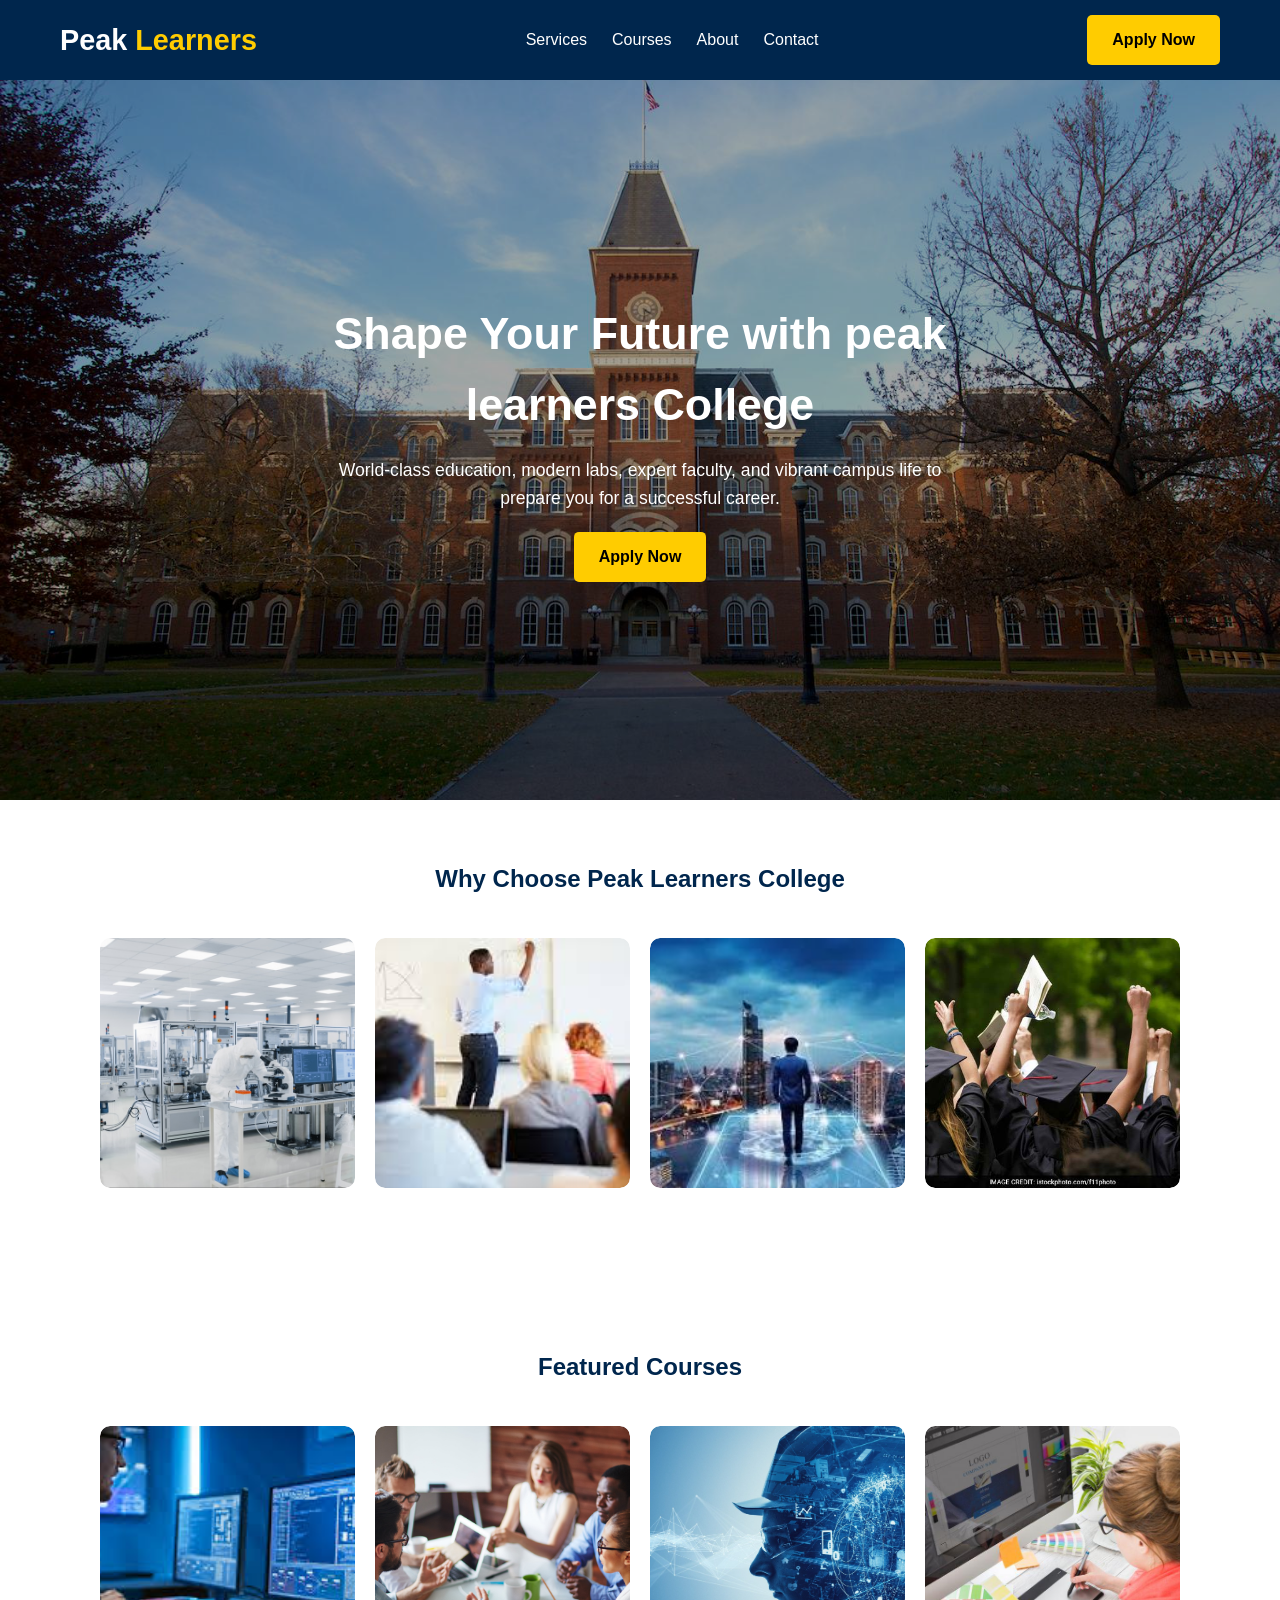
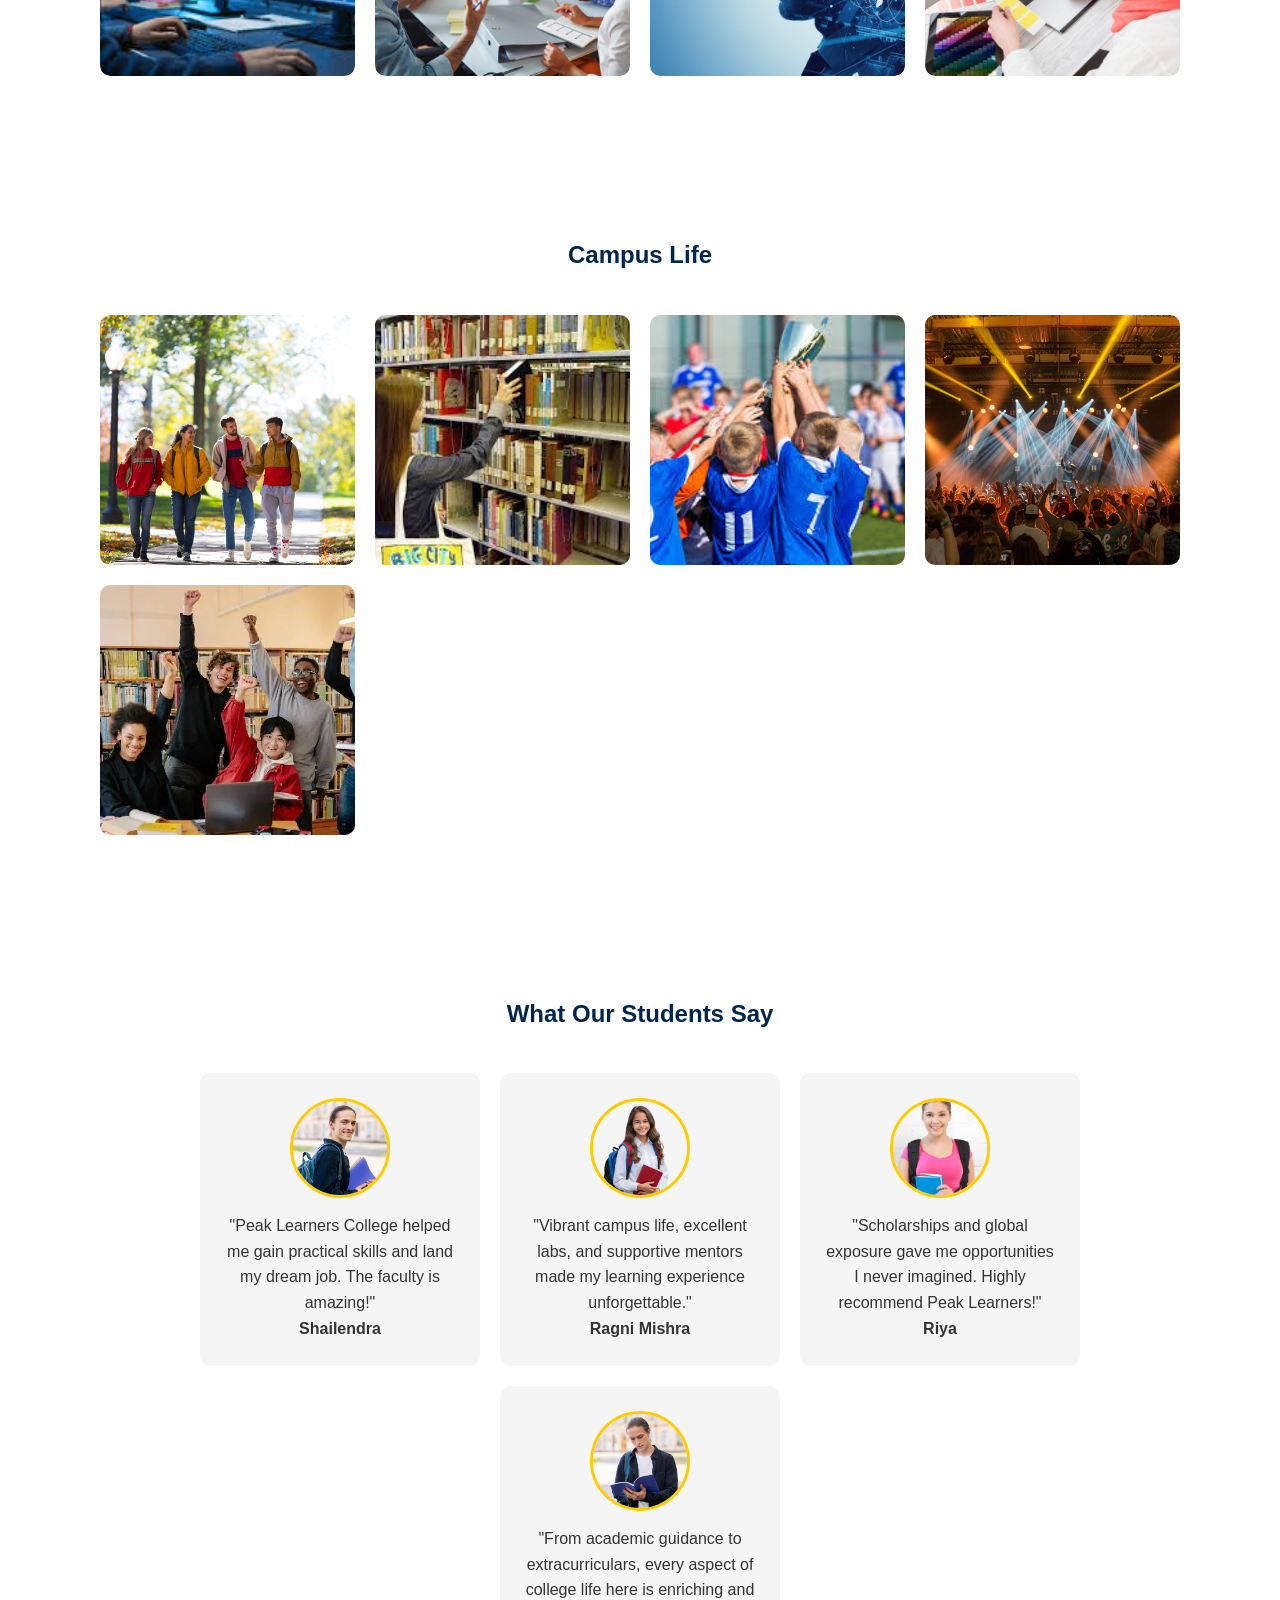
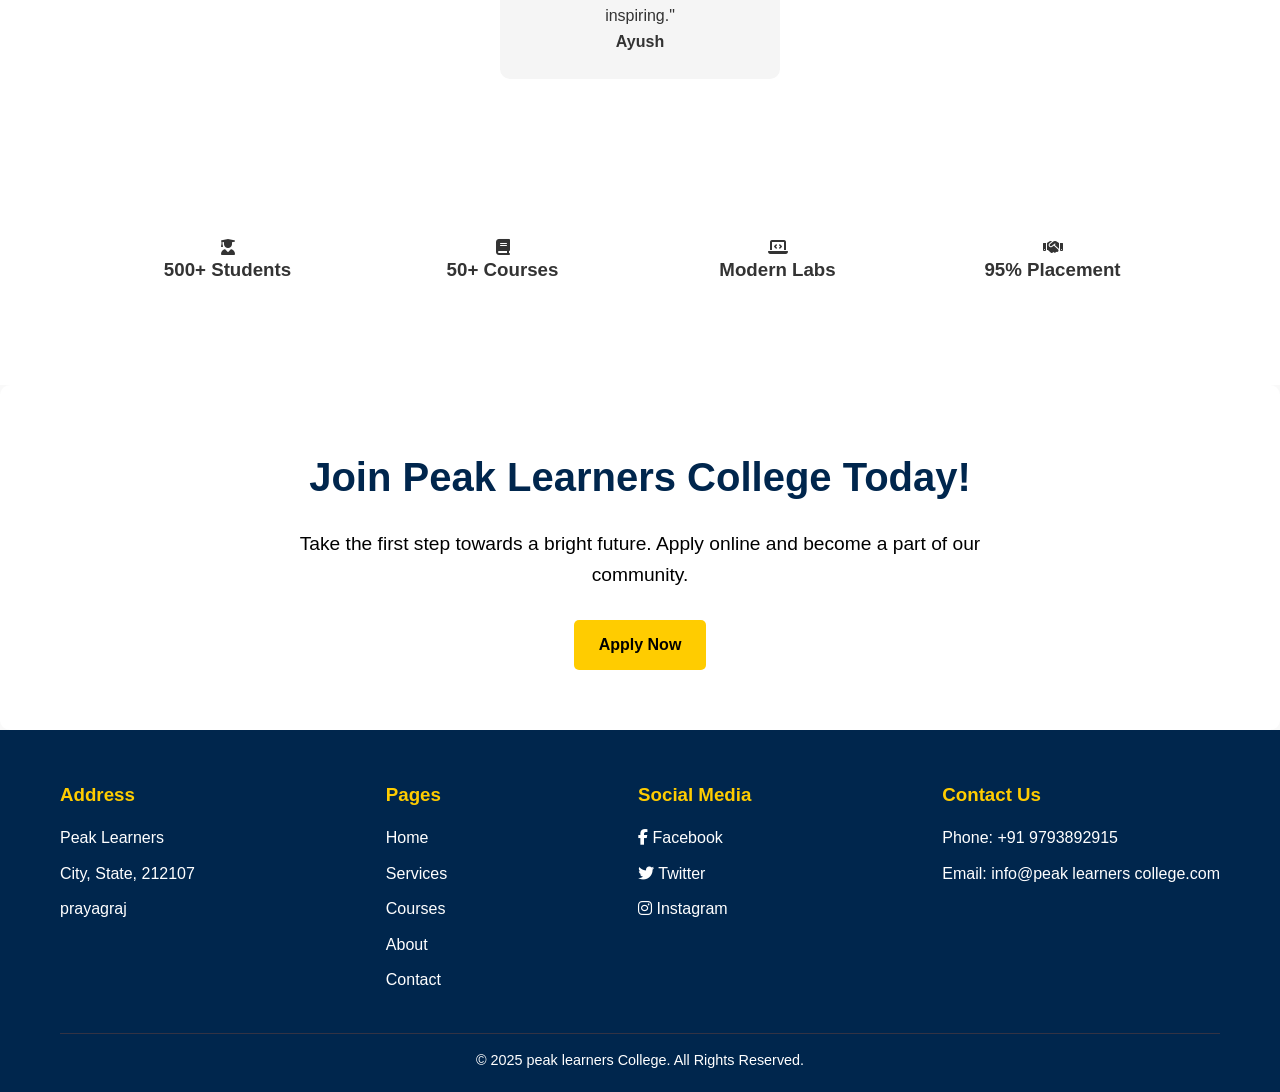
<file: index.html>
<html>
<head>
     <title>Peak Learners College - Home</title>
    <link rel="stylesheet" href="style.css">
    <link rel="stylesheet" href="https://cdnjs.cloudflare.com/ajax/libs/font-awesome/6.4.0/css/all.min.css">
</head>
<body>
<header>
    <a href="index.html" class="logo">Peak <span>Learners</span></a>
    <nav>
        <ul>
            <li><a href="services.html">Services</a></li>
            <li><a href="courses.html">Courses</a></li>
            <li><a href="about.html">About</a></li>
            <li><a href="contact.html">Contact</a></li>
        </ul>
    </nav>
    <a href="courses.html" class="btn">Apply Now</a>
</header>

<section class="hero">
    <img src="home-img.png" alt="Campus Image">
    <div class="hero-text">
        <h1>Shape Your Future with peak learners College</h1>
        <p>World-class education, modern labs, expert faculty, and vibrant campus life to prepare you for a successful career.</p>
        <a href="courses.html" class="cta-btn">Apply Now</a>
    </div>
</section>

<section class="features section">
    <h2>Why Choose Peak Learners College</h2>
    <div class="feature-grid">
        <div class="feature-box hover-effect">
            <img src="Modern-Labs.jpg" alt="Modern Labs">
            <div class="overlay-text">
                <i class="fas fa-flask"></i>
                <h3>Modern Labs</h3>
                <p>State-of-the-art labs for hands-on practical learning with latest technology.</p>
            </div>
        </div>
        <div class="feature-box hover-effect">
            <img src="Expert-Faculty.jpg" alt="Expert Faculty">
            <div class="overlay-text">
                <i class="fas fa-chalkboard-teacher"></i>
                <h3>Expert Faculty</h3>
                <p>Learn from experienced educators and industry professionals dedicated to mentoring students.</p>
            </div>
        </div>
        <div class="feature-box hover-effect">
            <img src="Global-Exposure.jpg" alt="Global Exposure">
            <div class="overlay-text">
                <i class="fas fa-globe"></i>
                <h3>Global Exposure</h3>
                <p>Exchange programs, internships, and collaborations to broaden your horizons.</p>
            </div>
        </div>
        <div class="feature-box hover-effect">
            <img src="Scholarships.jpg" alt="Scholarships">
            <div class="overlay-text">
                <i class="fas fa-graduation-cap"></i>
                <h3>Scholarships</h3>
                <p>Scholarships and financial aid to support talented students and make education accessible.</p>
            </div>
        </div>
    </div>
</section>

<section class="section">
    <h2>Featured Courses</h2>
    <div class="course-grid hover-zoom">
        <div class="course-item">
            <img src="Computer-Science.jpg" alt="Computer Science">
            <div class="overlay-text">
                <h3>Computer Science</h3>
                <p>Learn programming, AI, web development, and cloud technologies in practical-oriented curriculum.</p>
            </div>
        </div>
        <div class="course-item">
            <img src="Business-Administration.jpg" alt="Business Administration">
            <div class="overlay-text">
                <h3>Business Administration</h3>
                <p>Acquire management, leadership, and entrepreneurship skills to excel in corporate and startup environments.</p>
            </div>
        </div>
        <div class="course-item">
            <img src="Engineering.jpg" alt="Engineering">
            <div class="overlay-text">
                <h3>Engineering</h3>
                <p>Hands-on experience in civil, mechanical, and electrical engineering projects guided by experts.</p>
            </div>
        </div>
        <div class="course-item">
            <img src="Design-Arts.jpg" alt="Design & Arts">
            <div class="overlay-text">
                <h3>Design & Arts</h3>
                <p>Explore creative fields like graphic design, animation, and fine arts with modern studios and workshops.</p>
            </div>
        </div>
    </div>
</section>

<section class="section">
    <h2>Campus Life</h2>
    <div class="gallery-grid hover-zoom">
        <img src="Campus-Life.jpg" alt="Campus Life">
        <img src="Library.jpg" alt="Library">
        <img src="Sports.jpg" alt="Sports">
        <img src="Events.jpg" alt="Events">
        <img src="Student-Activities.webp" alt="Student Activities">
    </div>
</section>

<section class="section">
    <h2>What Our Students Say</h2>
    <div class="testimonials hover-shadow">
        <div class="testimonial">
            <img src="Student.jpg" alt="Student 1">
            <p>"Peak Learners College helped me gain practical skills and land my dream job. The faculty is amazing!"</p>
            <h4>Shailendra</h4>
        </div>
        <div class="testimonial">
            <img src="Student2.png" alt="Student 2">
            <p>"Vibrant campus life, excellent labs, and supportive mentors made my learning experience unforgettable."</p>
            <h4>Ragni Mishra</h4>
        </div>
        <div class="testimonial">
            <img src="Student3.jpg" alt="Student 3">
            <p>"Scholarships and global exposure gave me opportunities I never imagined. Highly recommend Peak Learners!"</p>
            <h4>Riya</h4>
        </div>
        <div class="testimonial">
            <img src="Student4.jpg" alt="Student 4">
            <p>"From academic guidance to extracurriculars, every aspect of college life here is enriching and inspiring."</p>
            <h4>Ayush</h4>
        </div>
    </div>
</section>

<section class="section stats">
    <div class="stats-grid hover-effect">
        <div>
            <i class="fas fa-user-graduate"></i>
            <h3>500+ Students</h3>
        </div>
        <div>
            <i class="fas fa-book"></i>
            <h3>50+ Courses</h3>
        </div>
        <div>
            <i class="fas fa-laptop-code"></i>
            <h3>Modern Labs</h3>
        </div>
        <div>
            <i class="fas fa-handshake"></i>
            <h3>95% Placement</h3>
        </div>
    </div>
</section>

<section class="section cta-banner">
    <h2>Join Peak Learners College Today!</h2>
    <p>Take the first step towards a bright future. Apply online and become a part of our community.</p>
    <a href="courses.html" class="btn">Apply Now</a>
</section>

<footer>
    <div class="footer-container">
        <div class="footer-box">
            <h3>Address</h3>
            <ul>
                <li>Peak Learners</li>
                <li>City, State, 212107</li>
                <li>prayagraj</li>
            </ul>
        </div>
        <div class="footer-box">
            <h3>Pages</h3>
            <ul>
                <li><a href="index.html">Home</a></li>
                <li><a href="services.html">Services</a></li>
                <li><a href="courses.html">Courses</a></li>
                <li><a href="about.html">About</a></li>
                <li><a href="contact.html">Contact</a></li>
            </ul>
        </div>
        <div class="footer-box">
            <h3>Social Media</h3>
            <ul>
                <li><a href="#"><i class="fab fa-facebook-f"></i> Facebook</a></li>
                <li><a href="#"><i class="fab fa-twitter"></i> Twitter</a></li>
                <li><a href="#"><i class="fab fa-instagram"></i> Instagram</a></li>
            </ul>
        </div>
        <div class="footer-box">
            <h3>Contact Us</h3>
            <ul>
                <li>Phone: +91 9793892915</li>
                <li>Email: info@peak learners college.com</li>
            </ul>
        </div>
    </div>
    <div class="footer-credit">© 2025   peak learners College. All Rights Reserved.</div>
</footer>

</body>
</html>
</file>
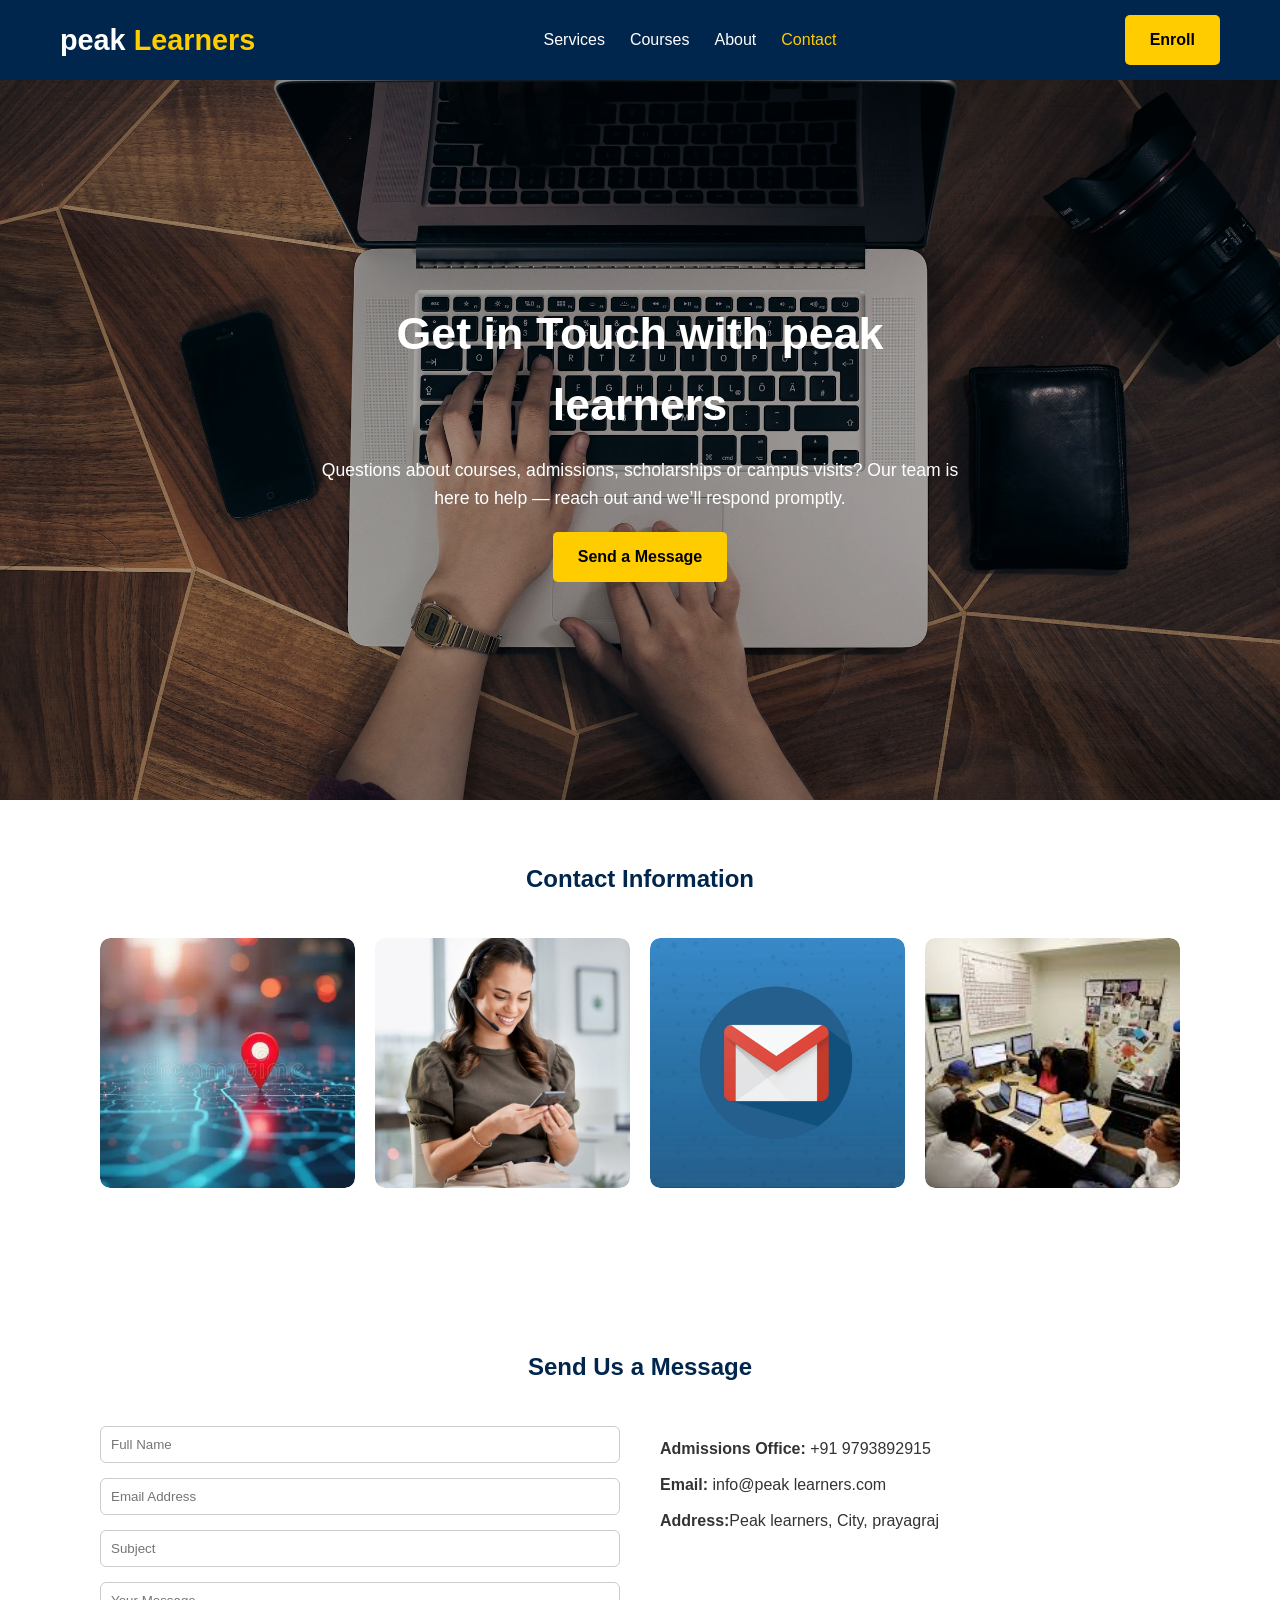
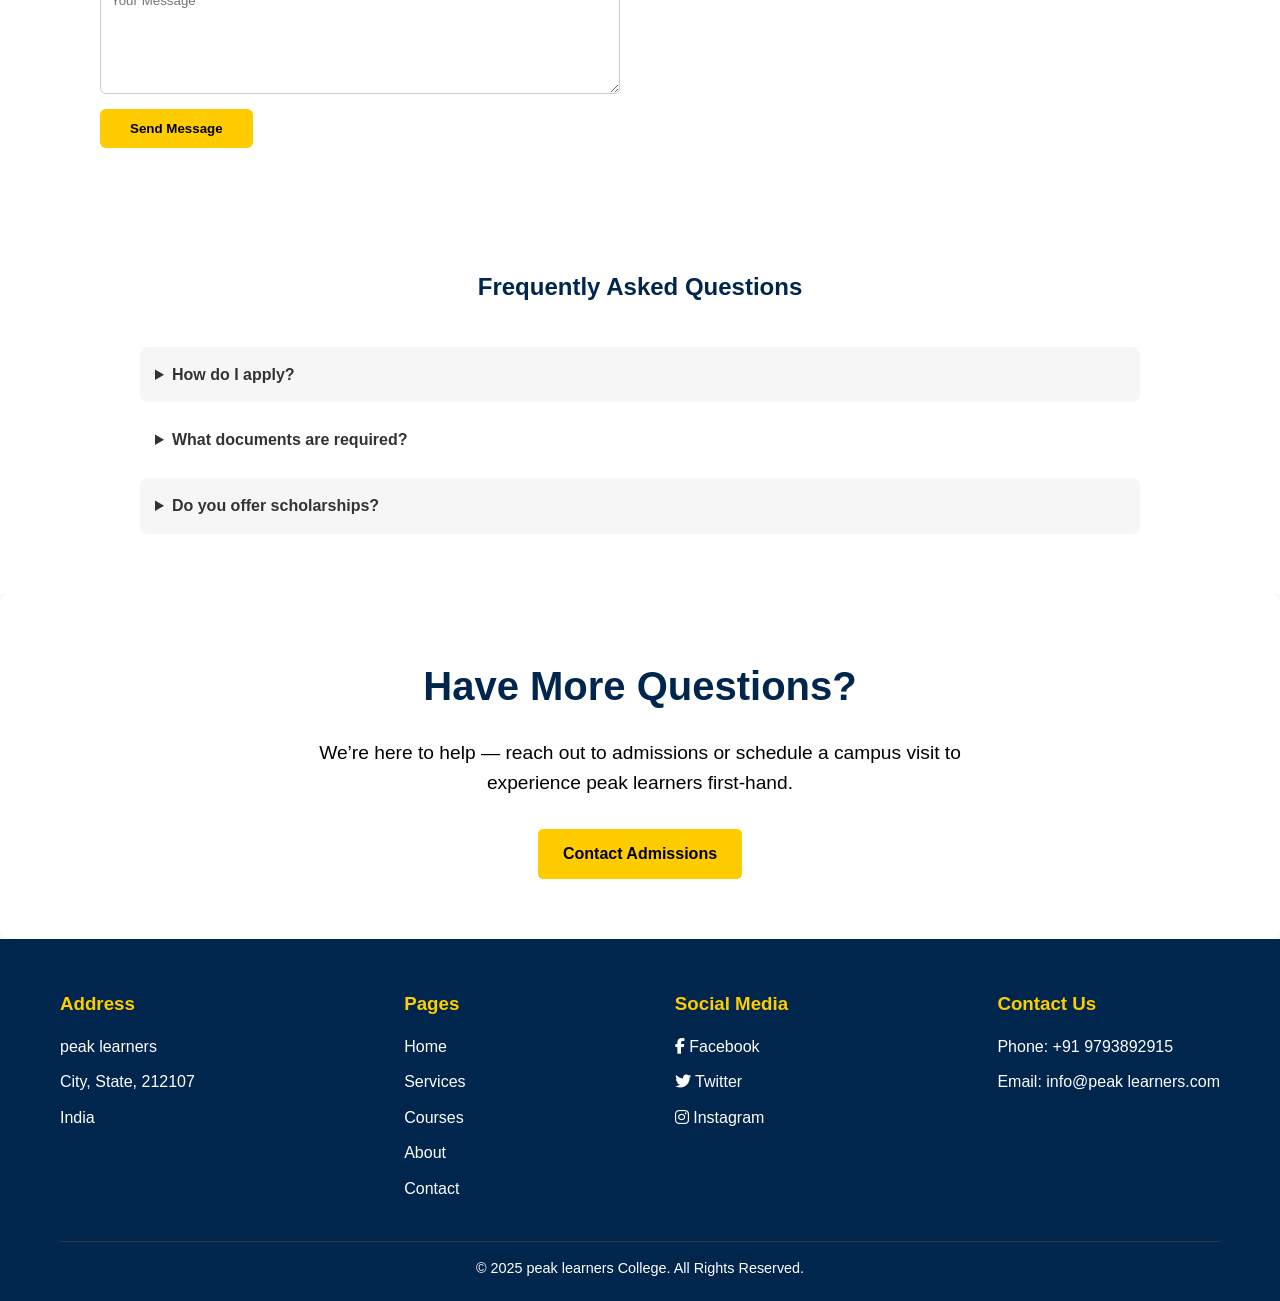
<file: contact.html>
<html lang="en">
<head>
 <title>peak learners College - Contact</title>
  <link rel="stylesheet" href="style.css">
  <link rel="stylesheet" href="https://cdnjs.cloudflare.com/ajax/libs/font-awesome/6.4.0/css/all.min.css">
</head>
<body>

<header>
  <a href="index.html" class="logo">peak <span>Learners</span></a>
  <nav>
    <ul>
      <li><a href="services.html">Services</a></li>
      <li><a href="courses.html">Courses</a></li>
      <li><a href="about.html">About</a></li>
      <li><a href="contact.html" class="active">Contact</a></li>
    </ul>
  </nav>
  <a href="courses.html" class="btn">Enroll</a>
</header>

 
<section class="hero">
  <img src="contact-us.jpg" alt="Contact Banner">
  <div class="hero-text">
    <h1>Get in Touch with peak learners</h1>
    <p>Questions about courses, admissions, scholarships or campus visits? Our team is here to help — reach out and we’ll respond promptly.</p>
    <a href="#contact-form" class="cta-btn">Send a Message</a>
  </div>
</section>

 
<section class="section">
  <h2>Contact Information</h2>
  <div class="feature-grid">
    <div class="feature-box">
      <img src="Address.webp" alt="Address">
      <div class="overlay-text">
        <i class="fas fa-map-marker-alt"></i>
        <h3>Address</h3>
        <p>123 peak learners, City, State -212107, prayagraj</p>
      </div>
    </div>

    <div class="feature-box">
      <img src="Phone.jpeg" alt="Phone">
      <div class="overlay-text">
        <i class="fas fa-phone"></i>
        <h3>Phone</h3>
        <p>+91 9793892915(Admissions) — Mon-Fri, 9AM - 6PM</p>
      </div>
    </div>

    <div class="feature-box">
      <img src="Email.webp" alt="Email">
      <div class="overlay-text">
        <i class="fas fa-envelope"></i>
        <h3>Email</h3>
        <p>info@peak learnerscollege.com — For general queries and support</p>
      </div>
    </div>

    <div class="feature-box">
      <img src="Office-Hours.jpg" alt="Hours">
      <div class="overlay-text">
        <i class="fas fa-clock"></i>
        <h3>Office Hours</h3>
        <p>Mon - Fri: 9:00 AM – 6:00 PM • Sat: 10:00 AM – 2:00 PM • Sun: Closed</p>
      </div>
    </div>
  </div>
</section>

<section class="section">
  <h2>Send Us a Message</h2>
  <div class="contact-container">
    <div class="contact-form" id="contact-form">
      <form action="#" method="POST" onsubmit="alert('Form submitted (demo)'); return false;">
        <input type="text" name="name" placeholder="Full Name" required>
        <input type="email" name="email" placeholder="Email Address" required>
        <input type="text" name="subject" placeholder="Subject" required>
        <textarea name="message" rows="6" placeholder="Your Message" required></textarea>
        <button type="submit">Send Message</button>
      </form>
    </div>

    <div class="contact-info">
      <p><strong>Admissions Office:</strong> +91 9793892915</p>
      <p><strong>Email:</strong> info@peak learners.com</p>
      <p><strong>Address:</strong>Peak learners, City, prayagraj</p>
    </div>
  </div>
</section>

<section class="section">
  <h2>Frequently Asked Questions</h2>
  <div style="max-width:1000px; margin:0 auto; gap:10px; display:flex; flex-direction:column;">
    <details style="padding:15px; background:#f6f6f6; border-radius:8px;">
      <summary style="font-weight:700; cursor:pointer;">How do I apply?</summary>
      <p style="margin-top:10px;">Apply online via our website by selecting a course and completing the application form. Contact admissions for help with documents and deadlines.</p>
    </details>

    <details style="padding:15px; background:#fff; border-radius:8px;">
      <summary style="font-weight:700; cursor:pointer;">What documents are required?</summary>
      <p style="margin-top:10px;">Typically: high school/previous degree transcripts, identity proof, passport-size photo, and any certificates relevant to your course. Specific courses may have extra requirements.</p>
    </details>

    <details style="padding:15px; background:#f6f6f6; border-radius:8px;">
      <summary style="font-weight:700; cursor:pointer;">Do you offer scholarships?</summary>
      <p style="margin-top:10px;">Yes — merit and need-based scholarships are available. Contact our scholarships office or admissions to learn eligibility and application process.</p>
    </details>
  </div>
</section>


<section class="section cta-banner">
  <h2>Have More Questions?</h2>
  <p>We’re here to help — reach out to admissions or schedule a campus visit to experience peak learners first-hand.</p>
  <a href="contact.html" class="btn">Contact Admissions</a>
</section>

 
<footer>
  <div class="footer-container">
    <div class="footer-box">
      <h3>Address</h3>
      <ul>
        <li>peak learners</li>
        <li>City, State, 212107</li>
        <li>India</li>
      </ul>
    </div>
    <div class="footer-box">
      <h3>Pages</h3>
      <ul>
        <li><a href="index.html">Home</a></li>
        <li><a href="services.html">Services</a></li>
        <li><a href="courses.html">Courses</a></li>
        <li><a href="about.html">About</a></li>
        <li><a href="contact.html">Contact</a></li>
      </ul>
    </div>
    <div class="footer-box">
      <h3>Social Media</h3>
      <ul>
        <li><a href="#"><i class="fab fa-facebook-f"></i> Facebook</a></li>
        <li><a href="#"><i class="fab fa-twitter"></i> Twitter</a></li>
        <li><a href="#"><i class="fab fa-instagram"></i> Instagram</a></li>
      </ul>
    </div>
    <div class="footer-box">
      <h3>Contact Us</h3>
      <ul>
        <li>Phone: +91 9793892915</li>
        <li>Email: info@peak learners.com</li>
      </ul>
    </div>
  </div>
  <div class="footer-credit">© 2025 peak learners College. All Rights Reserved.</div>
</footer>

</body>
</html>
</file>
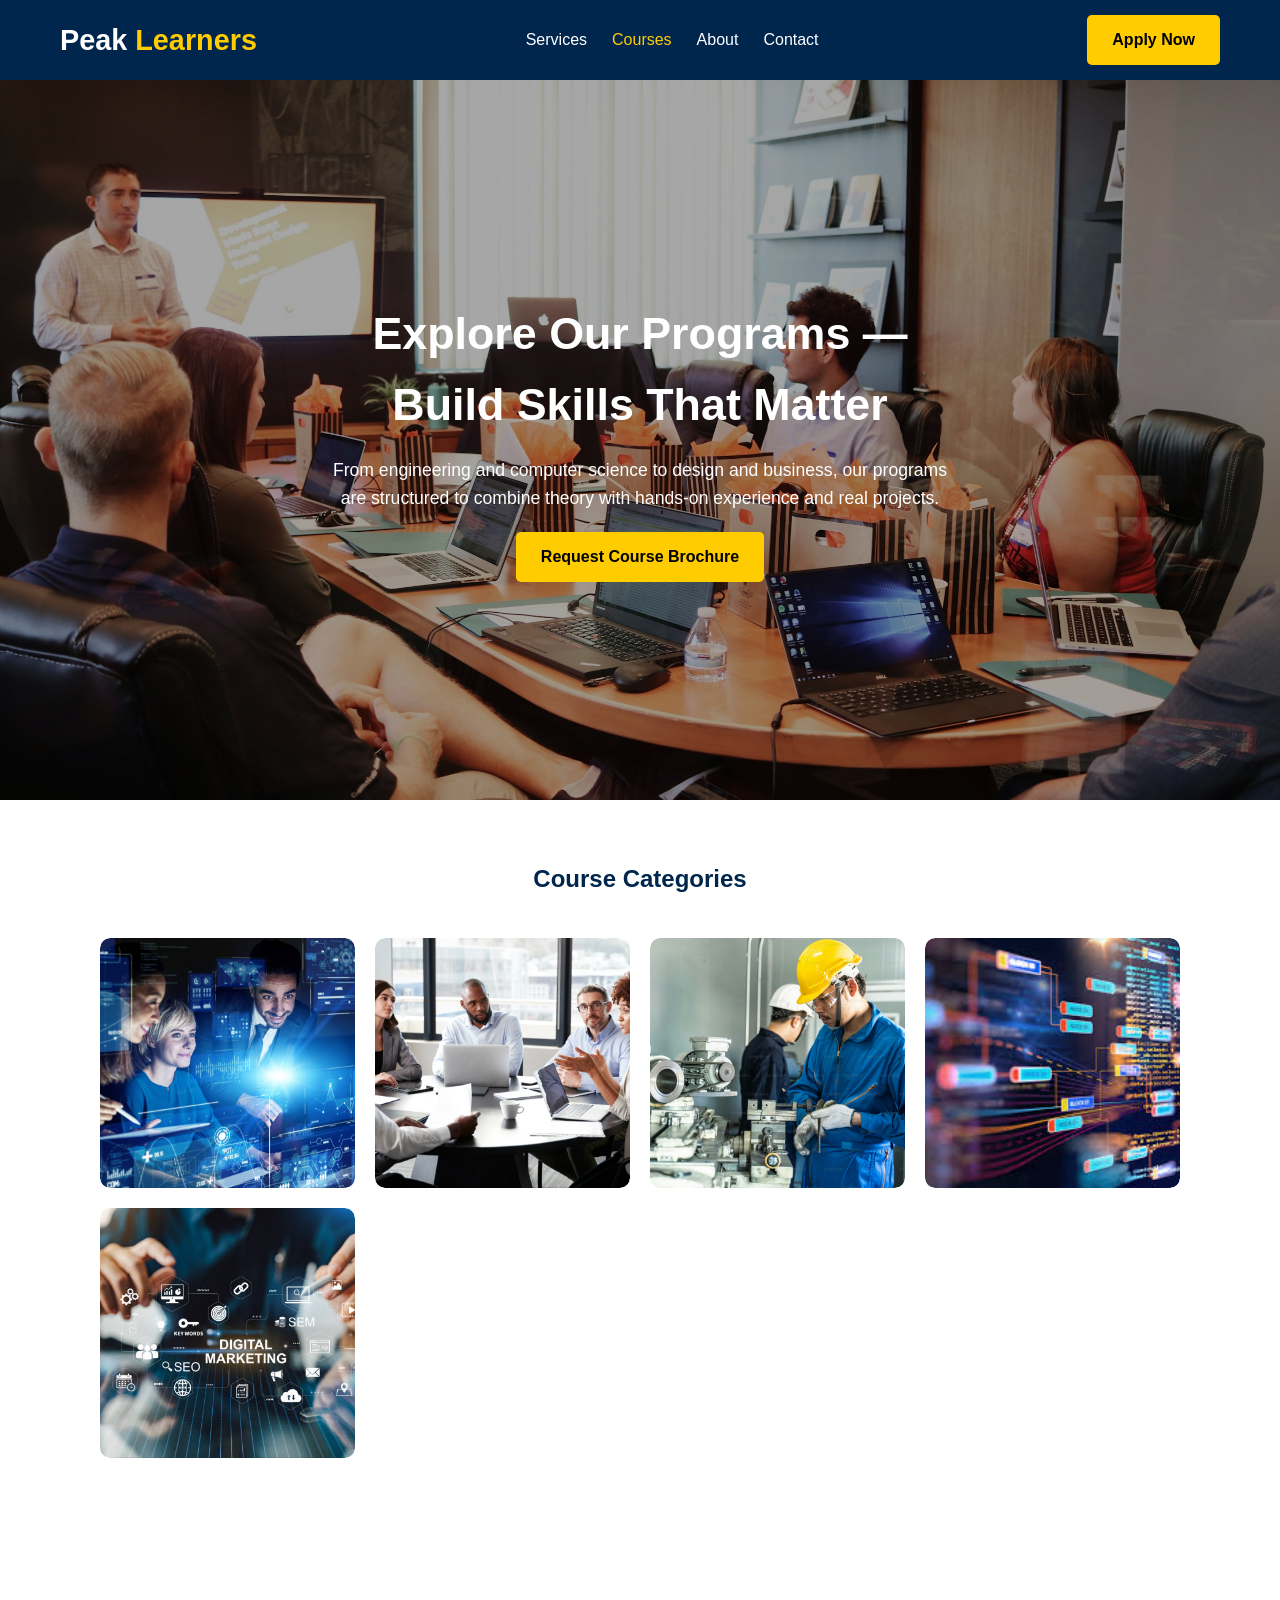
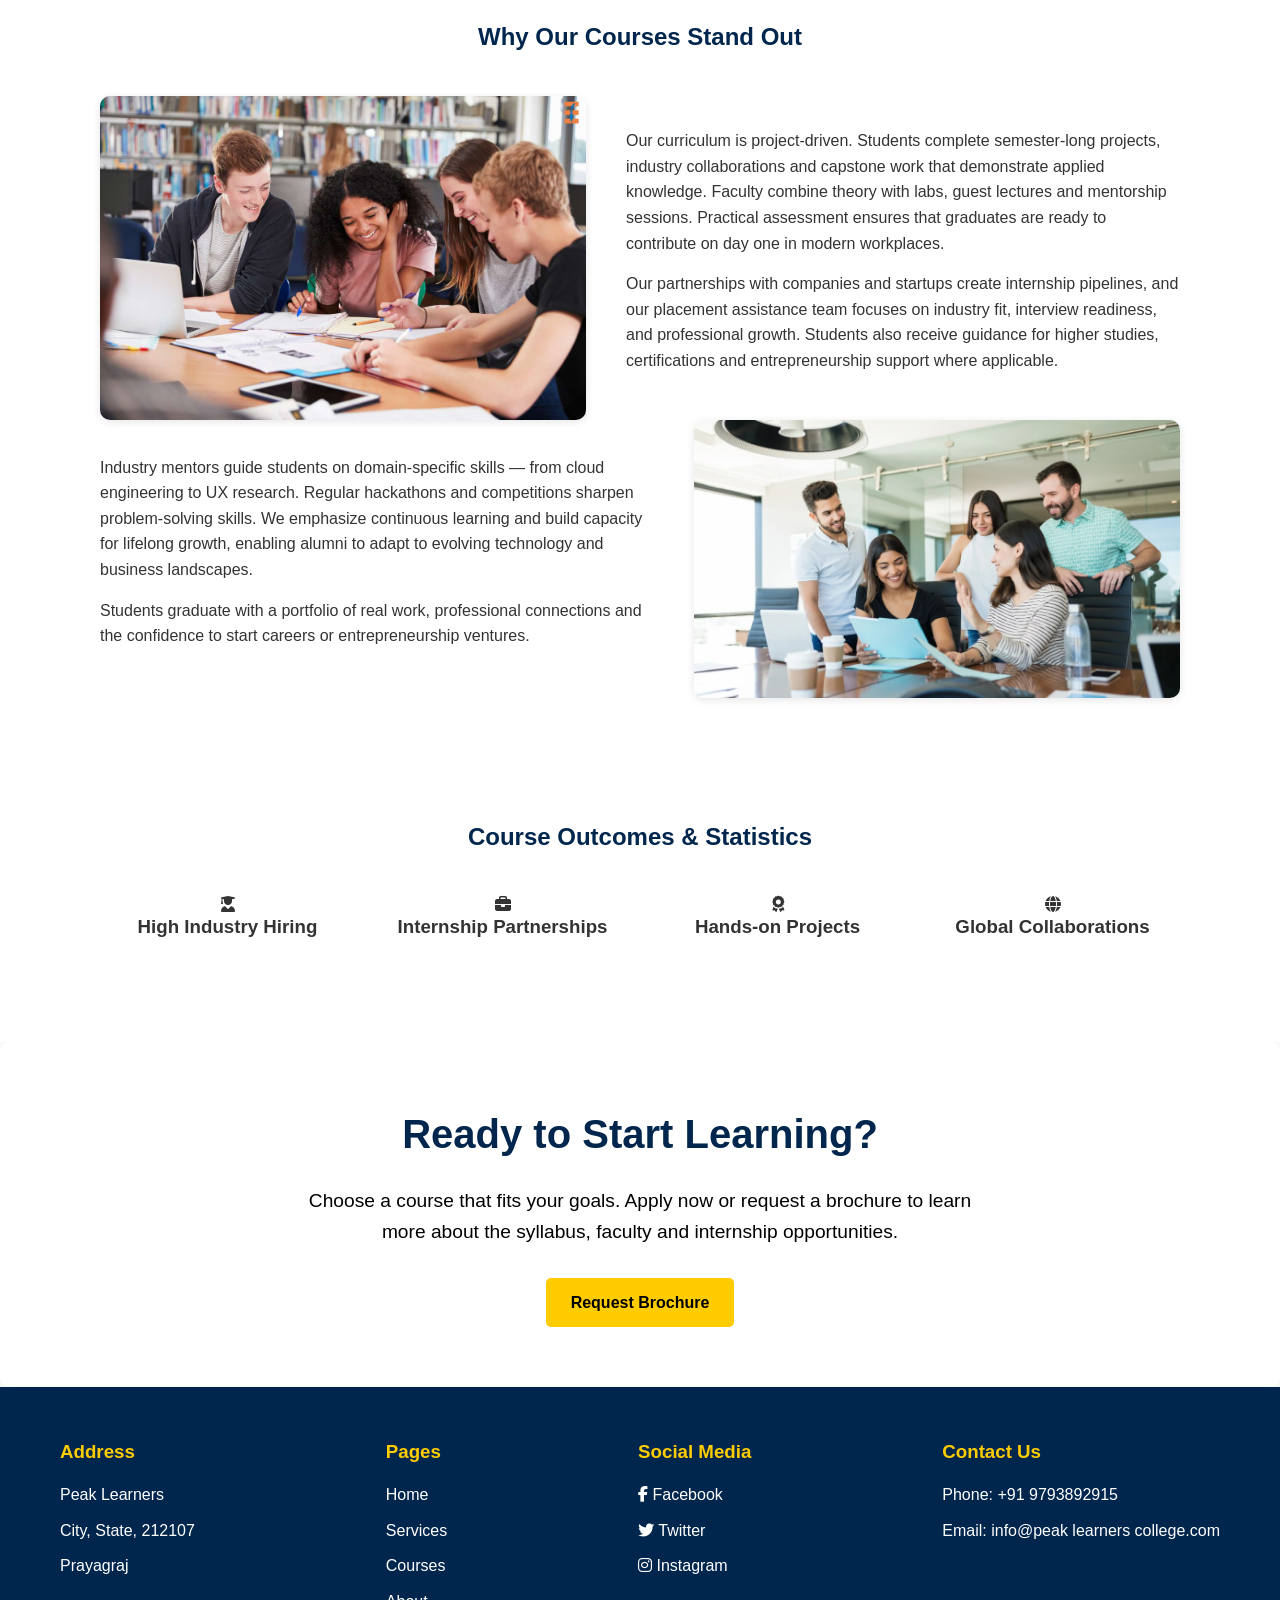
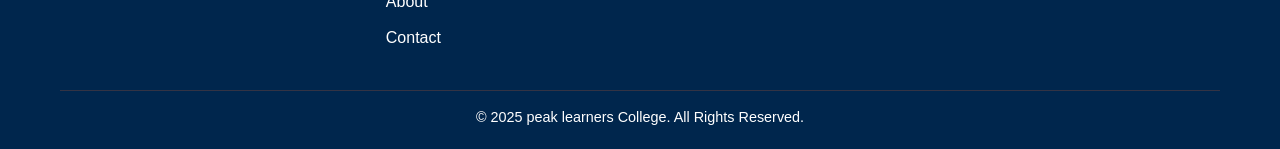
<file: courses.html>
<html>
<head>
 <title>Peak Learners College - Courses</title>
  <link rel="stylesheet" href="style.css">
  <link rel="stylesheet" href="https://cdnjs.cloudflare.com/ajax/libs/font-awesome/6.4.0/css/all.min.css">
</head>
<body>

<header>
  <a href="index.html" class="logo">Peak <span>Learners</span></a>
  <nav>
    <ul>
      <li><a href="services.html">Services</a></li>
      <li><a href="courses.html" class="active">Courses</a></li>
      <li><a href="about.html">About</a></li>
      <li><a href="contact.html">Contact</a></li>
    </ul>
  </nav>
  <a href="contact.html" class="btn">Apply Now</a>
</header>

 
<section class="hero">
  <img src="courses-img.jpg" alt="Courses">
  <div class="hero-text">
    <h1>Explore Our Programs — Build Skills That Matter</h1>
    <p>From engineering and computer science to design and business, our programs are structured to combine theory with hands-on experience and real projects.</p>
    <a href="contact.html" class="cta-btn">Request Course Brochure</a>
  </div>
</section>
<section class="section">
  <h2>Course Categories</h2>
  <div class="course-grid">
    <div class="course-item">
      <img src="ComputerScience.jpg" alt="Computer Science">
      <div class="overlay-text">
        <h3>Computer Science</h3>
        <p>Duration: 3 Years — Programming, AI, Data Structures, Web & Cloud. Industry-focused projects and internships.</p>
      </div>
    </div>

    <div class="course-item">
      <img src="BusinessAdministration.webp" alt="Business Administration">
      <div class="overlay-text">
        <h3>Business Administration</h3>
        <p>Duration: 3 Years — Management, Marketing, Finance, Entrepreneurship and live business case studies.</p>
      </div>
    </div>

    <div class="course-item">
      <img src="MechanicalEngineering.jpg" alt="Mechanical Engineering">
      <div class="overlay-text">
        <h3>Mechanical Engineering</h3>
        <p>Duration: 4 Years — Design, manufacturing, CAD, lab work and design projects with industry mentors.</p>
      </div>
    </div>

    <div class="course-item">
      <img src="Data-Science.jpg" alt="Data Science">
      <div class="overlay-text">
        <h3>Data Science</h3>
        <p>Duration: 2 Years — Statistics, Machine Learning, Data Engineering and real dataset projects.</p>
      </div>
    </div>

    <div class="course-item">
      <img src="Digital-Marketing.jpg" alt="Digital Marketing">
      <div class="overlay-text">
        <h3>Digital Marketing</h3>
        <p>Duration: 1 Year — SEO, Social Media, Paid Ads, Content Strategy and internships with marketing teams.</p>
      </div>
    </div>
  </div>
</section>

<section class="section">
  <h2>Why Our Courses Stand Out</h2>
  <div class="about-content">
    <img src="Project-Based-Learning.jpg" alt="Project Based Learning">
    <div class="about-text">
      <p>Our curriculum is project-driven. Students complete semester-long projects, industry collaborations and capstone work that demonstrate applied knowledge. Faculty combine theory with labs, guest lectures and mentorship sessions. Practical assessment ensures that graduates are ready to contribute on day one in modern workplaces.</p>

      <p>Our partnerships with companies and startups create internship pipelines, and our placement assistance team focuses on industry fit, interview readiness, and professional growth. Students also receive guidance for higher studies, certifications and entrepreneurship support where applicable.</p>
    </div>
  </div>

  <div class="about-content" style="flex-direction: row-reverse;">
    <img src="Industry-Mentors.webp" alt="Industry Mentors">
    <div class="about-text">
      <p>Industry mentors guide students on domain-specific skills — from cloud engineering to UX research. Regular hackathons and competitions sharpen problem-solving skills. We emphasize continuous learning and build capacity for lifelong growth, enabling alumni to adapt to evolving technology and business landscapes.</p>
      <p>Students graduate with a portfolio of real work, professional connections and the confidence to start careers or entrepreneurship ventures.</p>
    </div>
  </div>
</section>

<section class="section stats">
  <h2>Course Outcomes & Statistics</h2>
  <div class="stats-grid">
    <div><i class="fas fa-user-graduate"></i><h3>High Industry Hiring</h3></div>
    <div><i class="fas fa-briefcase"></i><h3>Internship Partnerships</h3></div>
    <div><i class="fas fa-award"></i><h3>Hands-on Projects</h3></div>
    <div><i class="fas fa-globe"></i><h3>Global Collaborations</h3></div>
  </div>
</section>

<section class="section cta-banner">
  <h2>Ready to Start Learning?</h2>
  <p>Choose a course that fits your goals. Apply now or request a brochure to learn more about the syllabus, faculty and internship opportunities.</p>
  <a href="contact.html" class="btn">Request Brochure</a>
</section>

<footer>
  <div class="footer-container">
    <div class="footer-box">
      <h3>Address</h3>
      <ul>
        <li>Peak Learners</li>
        <li>City, State, 212107</li>
        <li>Prayagraj</li>
      </ul>
    </div>
    <div class="footer-box">
      <h3>Pages</h3>
      <ul>
        <li><a href="index.html">Home</a></li>
        <li><a href="services.html">Services</a></li>
        <li><a href="courses.html">Courses</a></li>
        <li><a href="about.html">About</a></li>
        <li><a href="contact.html">Contact</a></li>
      </ul>
    </div>
    <div class="footer-box">
      <h3>Social Media</h3>
      <ul>
        <li><a href="#"><i class="fab fa-facebook-f"></i> Facebook</a></li>
        <li><a href="#"><i class="fab fa-twitter"></i> Twitter</a></li>
        <li><a href="#"><i class="fab fa-instagram"></i> Instagram</a></li>
      </ul>
    </div>
    <div class="footer-box">
      <h3>Contact Us</h3>
      <ul>
        <li>Phone: +91 9793892915</li>
        <li>Email: info@peak learners college.com</li>
      </ul>
    </div>
  </div>
  <div class="footer-credit">© 2025 peak learners College. All Rights Reserved.</div>
</footer>

</body>
</html>
</file>
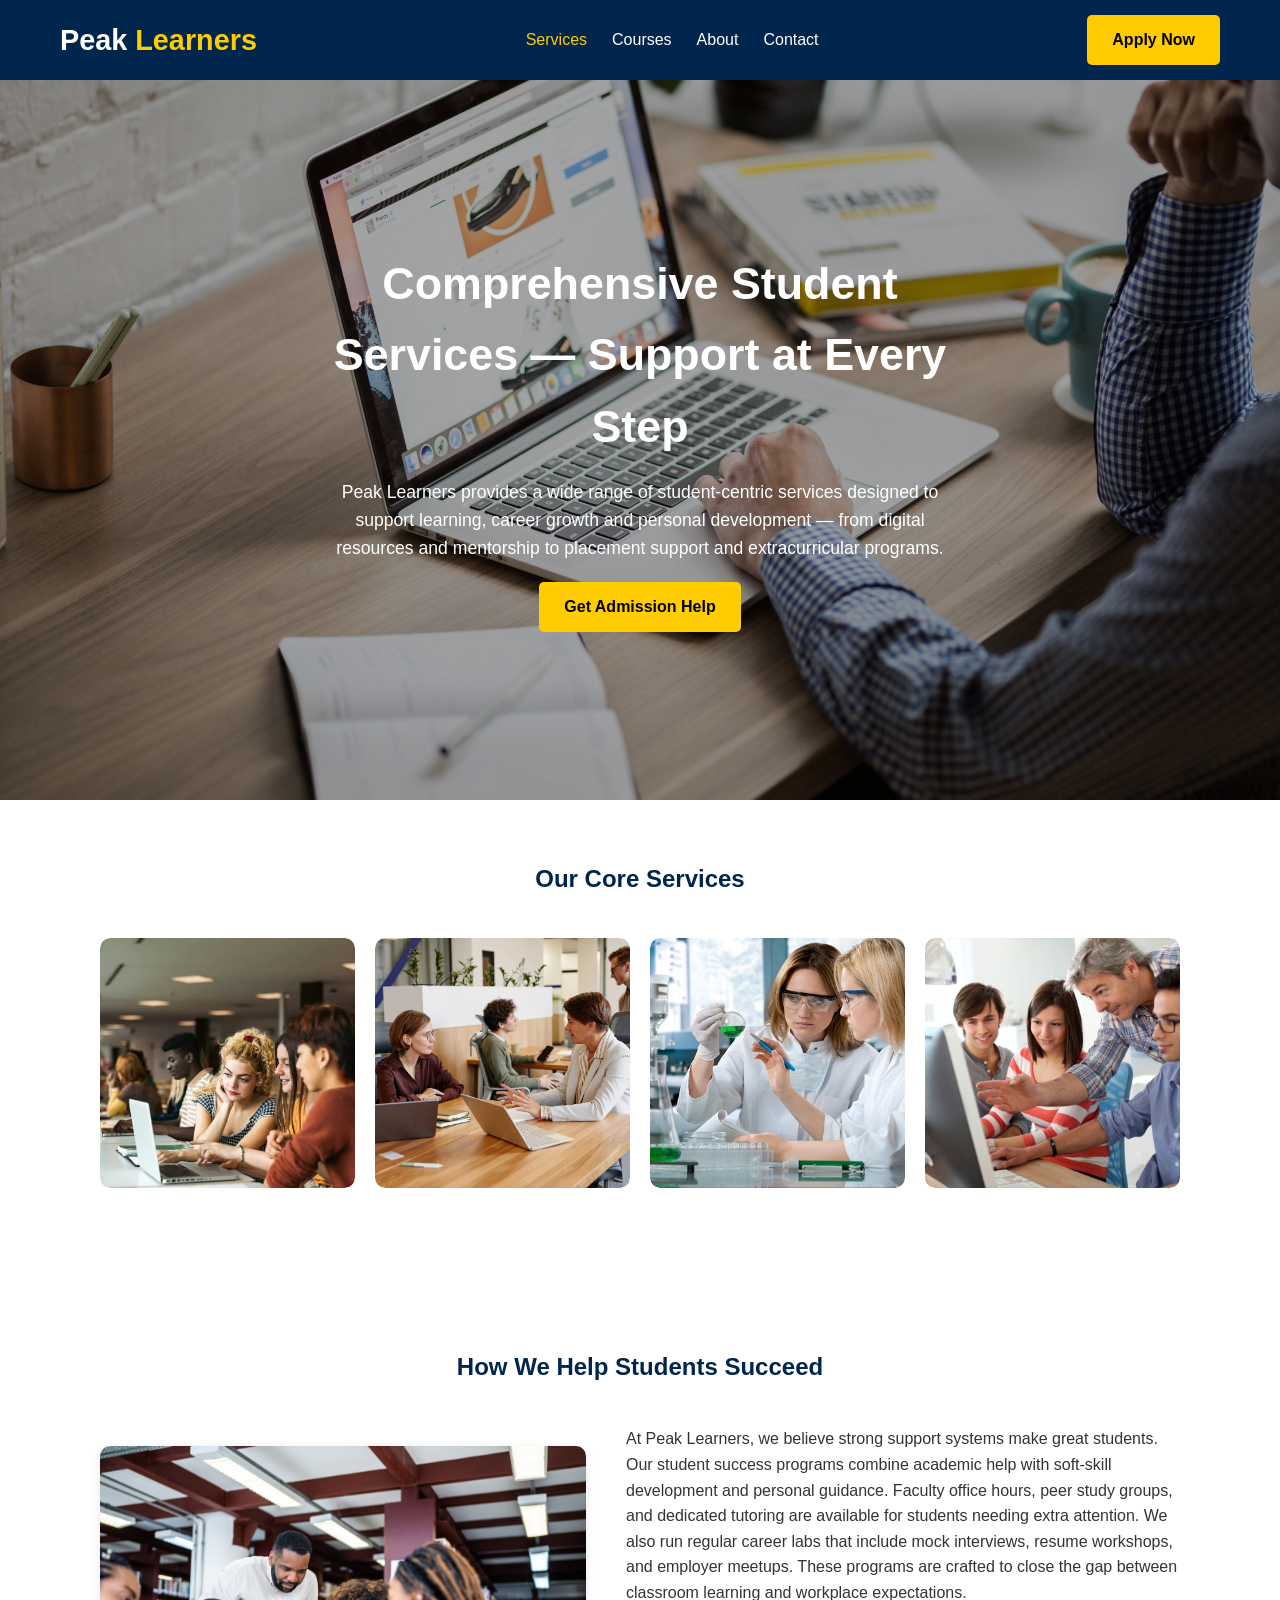
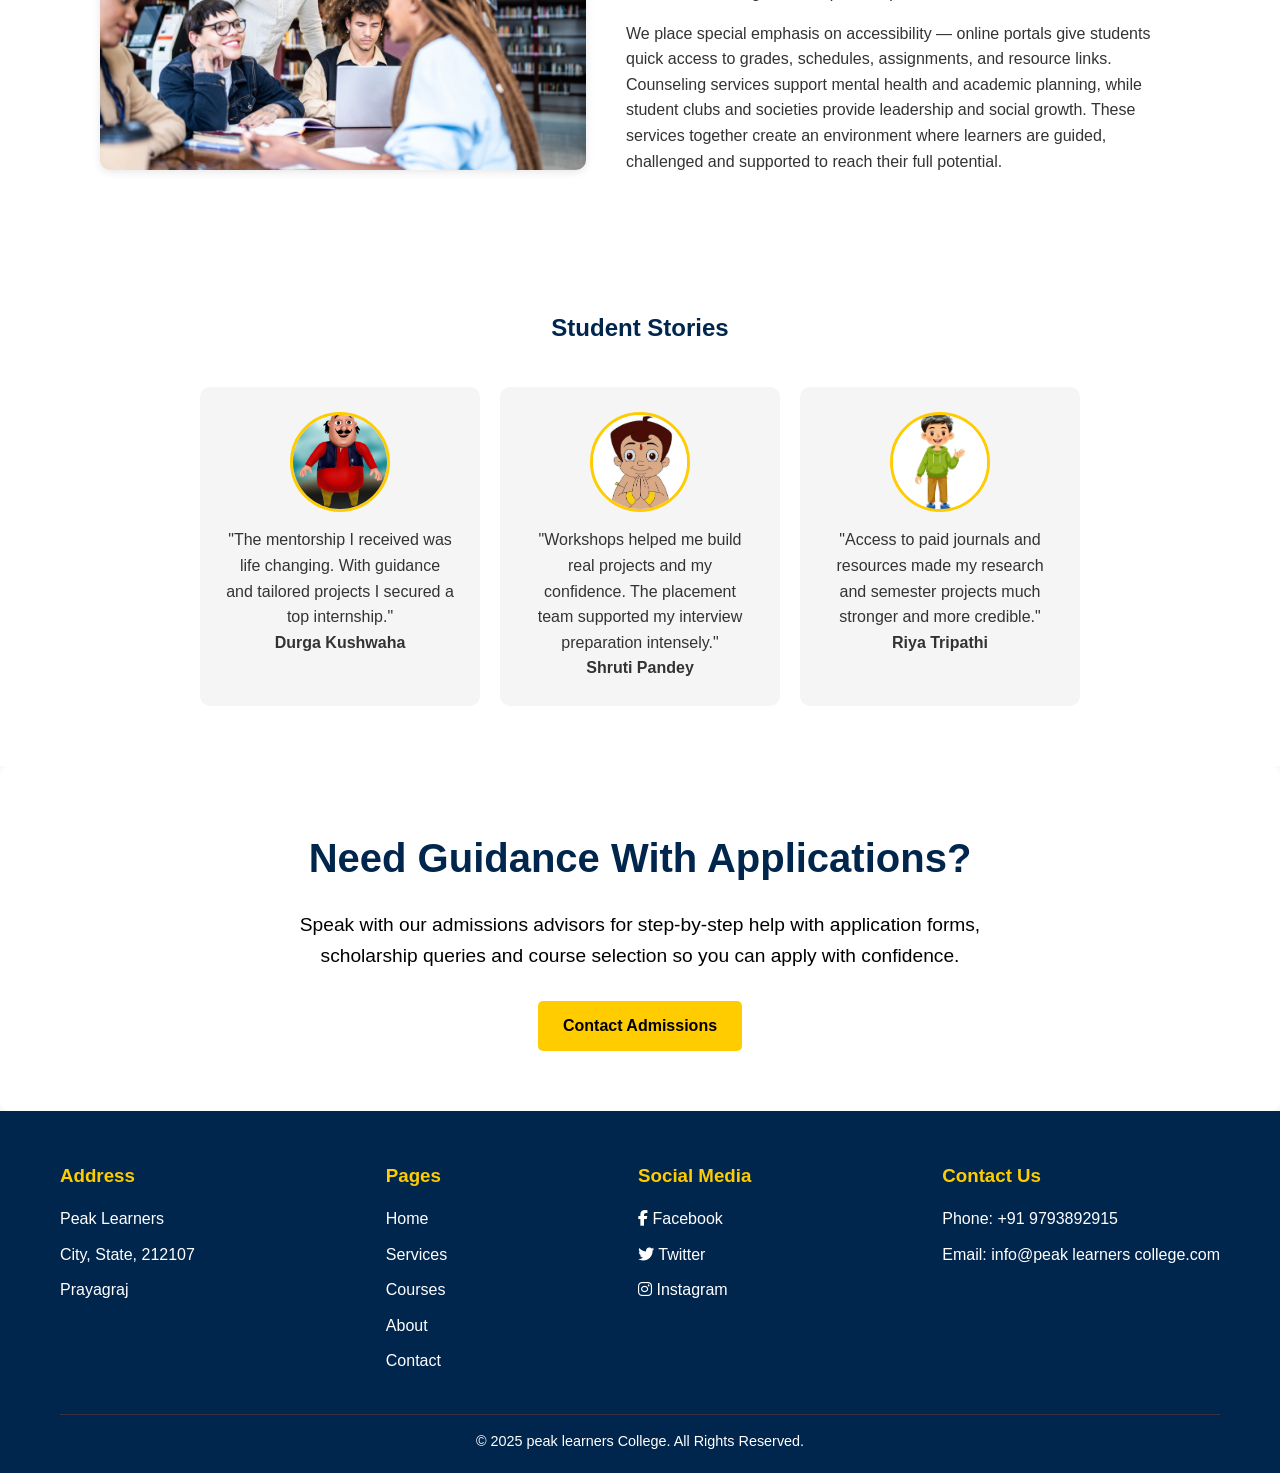
<file: services.html>
<html lang="en">
<head>
    <title>Peak Learners-College   </title>
  <link rel="stylesheet" href="style.css">
  <link rel="stylesheet" href="https://cdnjs.cloudflare.com/ajax/libs/font-awesome/6.4.0/css/all.min.css">
</head>
<body>

<header>
  <a href="index.html" class="logo">Peak <span>Learners</span></a>
  <nav>
    <ul>
      <li><a href="services.html" class="active">Services</a></li>
      <li><a href="courses.html">Courses</a></li>
      <li><a href="about.html">About</a></li>
      <li><a href="contact.html">Contact</a></li>
    </ul>
  </nav>
  <a href="courses.html" class="btn">Apply Now</a>
</header>

<section class="hero">
  <img src="service-img.jpg" alt="Services Banner">
  <div class="hero-text">
    <h1>Comprehensive Student Services — Support at Every Step</h1>
    <p>Peak Learners provides a wide range of student-centric services designed to support learning, career growth and personal development — from digital resources and mentorship to placement support and extracurricular programs.</p>
    <a href="contact.html" class="cta-btn">Get Admission Help</a>
  </div>
</section>

<section class="features section">
  <h2>Our Core Services</h2>
  <div class="feature-grid">
    <div class="feature-box">
      <img src="Digital-Library-Resources.webp" alt="Digital Library">
      <div class="overlay-text">
        <i class="fas fa-book"></i>
        <h3>Digital Library & Resources</h3>
        <p>Our library provides 24/7 access to e-books, journals, research papers and curated course materials. Students benefit from study rooms, online subscriptions, and guided research help.</p>
      </div>
    </div>

    <div class="feature-box">
      <img src="Career-Mentorship.webp" alt="Career Mentorship">
      <div class="overlay-text">
        <i class="fas fa-user-tie"></i>
        <h3>Career Mentorship & Counseling</h3>
        <p>Dedicated mentors and career counselors work with students to create individual career plans, improve CVs, prep for interviews and secure internships with partner companies.</p>
      </div>
    </div>

    <div class="feature-box">
      <img src="Labs-Workshops.jpg" alt="Labs & Workshops">
      <div class="overlay-text">
        <i class="fas fa-flask"></i>
        <h3>Labs, Workshops & Practical Training</h3>
        <p>Hands-on workshops and lab sessions ensure practical skills. We run industry-oriented training programs, hackathons and project sprints that improve employability and real-world readiness.</p>
      </div>
    </div>

    <div class="feature-box">
      <img src="Internship-Placement.jpg" alt="Placement & Internships">
      <div class="overlay-text">
        <i class="fas fa-briefcase"></i>
        <h3>Internship & Placement Support</h3>
        <p>Our placement cell partners with companies across sectors to provide internships and placement opportunities. We assist with internships, campus drives and long-term career pathways.</p>
      </div>
    </div>
  </div>
</section>

<section class="section">
  <h2>How We Help Students Succeed</h2>
  <div class="about-content">
    <img src="Students-support.webp" alt="Student Support">
    <div class="about-text">
      <p>At Peak Learners, we believe strong support systems make great students. Our student success programs combine academic help with soft-skill development and personal guidance. Faculty office hours, peer study groups, and dedicated tutoring are available for students needing extra attention. We also run regular career labs that include mock interviews, resume workshops, and employer meetups. These programs are crafted to close the gap between classroom learning and workplace expectations.</p>

      <p>We place special emphasis on accessibility — online portals give students quick access to grades, schedules, assignments, and resource links. Counseling services support mental health and academic planning, while student clubs and societies provide leadership and social growth. These services together create an environment where learners are guided, challenged and supported to reach their full potential.</p>
    </div>
  </div>
</section>

<section class="section">
  <h2>Student Stories</h2>
  <div class="testimonials">
    <div class="testimonial">
      <img src="motu.jpg" alt="Durga Kushwaha">
      <p>"The mentorship I received was life changing. With guidance and tailored projects I secured a top internship." </p>
      <h4>Durga Kushwaha</h4>
    </div>
    <div class="testimonial">
      <img src="bheem.jpg" alt="Shruti Pandey">
      <p>"Workshops helped me build real projects and my confidence. The placement team supported my interview preparation intensely."</p>
      <h4>Shruti Pandey</h4>
    </div>
    <div class="testimonial">
      <img src="boy.jpg" alt="Riya Tripathi">
      <p>"Access to paid journals and resources made my research and semester projects much stronger and more credible."</p>
      <h4>Riya Tripathi</h4>
    </div>
  </div>
</section>

<section class="section cta-banner">
  <h2>Need Guidance With Applications?</h2>
  <p>Speak with our admissions advisors for step-by-step help with application forms, scholarship queries and course selection so you can apply with confidence.</p>
  <a href="contact.html" class="btn">Contact Admissions</a>
</section>

<footer>
  <div class="footer-container">
    <div class="footer-box">
      <h3>Address</h3>
      <ul>
        <li>Peak Learners</li>
        <li>City, State, 212107</li>
        <li>Prayagraj</li>
      </ul>
    </div>
    <div class="footer-box">
      <h3>Pages</h3>
      <ul>
       <li><a href="index.html">Home</a></li>
        <li><a href="services.html">Services</a></li>
        <li><a href="courses.html">Courses</a></li>
        <li><a href="about.html">About</a></li>
        <li><a href="contact.html">Contact</a></li>
      </ul>
    </div>
    <div class="footer-box">
      <h3>Social Media</h3>
      <ul>
        <li><a href="#"><i class="fab fa-facebook-f"></i> Facebook</a></li>
        <li><a href="#"><i class="fab fa-twitter"></i> Twitter</a></li>
        <li><a href="#"><i class="fab fa-instagram"></i> Instagram</a></li>
      </ul>
    </div>
    <div class="footer-box">
      <h3>Contact Us</h3>
      <ul>
        <li>Phone: +91 9793892915</li>
        <li>Email: info@peak learners college.com</li>
      </ul>
    </div>
  </div>
  <div class="footer-credit">© 2025 peak learners College. All Rights Reserved.</div>
</footer>

</body>
</html>
</file>
<file: style.css>
* {
  margin: 0;
  padding: 0;
  box-sizing: border-box;
  font-family: "Poppins", sans-serif;
}

body {
  background-color: #f9f9f9;
  color: #333;
  line-height: 1.6;
}

a {
  text-decoration: none;
}

img {
  max-width: 100%;
  display: block;
}
.container {
  max-width: 1680px; 
  margin: 0 auto;    
  padding: 0 20px;  
}

.hero-text,
.section,
.features,
.about,
.contact-section,
footer .footer-container {
  max-width: 1680px;
  margin: 0 auto;
}
header nav ul {
  justify-content: flex-end;
}

header {
  display: flex;
  justify-content: space-between;
  align-items: center;
  background: #00264d;
  padding: 15px 60px;
  color: #fff;
  position: relative;
}

.logo {
  display: inline-block;
  color: #fff !important;
  text-decoration: none;
  cursor: pointer;
  z-index: 100; 
  position: relative;
  font-size: 1.8rem;
  font-weight: bold;
}
.logo span {
  color: #ffcc00
}
.logo:hover, .logo:active {
  color: #fff !important;  
}

nav ul {
  list-style: none;
  display: flex;
  gap: 25px;
}

nav ul li a {
  color: #fff;
  font-weight: 500;
  transition: 0.3s;
}

nav ul li a:hover,
nav ul li a.active {
  color: #ffcc00;
}

.btn {
  background: #ffcc00;
  color: #00264d;
  padding: 10px 20px;
  border-radius: 6px;
  font-weight: 600;
  transition: 0.3s;
}
.btn:hover {
  background: #e6b800;
}

.hero {
  position: relative;
  width: 100%;
  height: 80vh;
  overflow: hidden;
}

.hero img {
  width: 100%;
  height: 100%;
  object-fit: cover;
  filter: brightness(65%);
}

.hero-text {
  position: absolute;
  top: 50%;
  left: 50%;
  transform: translate(-50%, -50%);
  color: #fff;
  text-align: center;
  max-width: 700px;
}

.hero-text h1 {
  font-size: 2.8rem;
  margin-bottom: 15px;
}

.hero-text p {
  font-size: 1.1rem;
  margin-bottom: 20px;
}

.cta-btn {
  background: #ffcc00;
  color: #00264d;
  padding: 12px 30px;
  border-radius: 6px;
  font-weight: 600;
  transition: 0.3s;
}
.cta-btn:hover {
  background: #e6b800;
}

.section, .features, .about, .contact-section {
  padding: 60px 100px;
  background: #fff;
}

h2 {
  text-align: center;
  color: #00264d;
  margin-bottom: 40px;
}

.cards, .feature-box, .about-content, .contact-container {
  display: flex;
  justify-content: space-around;
  flex-wrap: wrap;
  gap: 30px;
}

.feature-box div, .card {
  background: #f1f1f1;
  padding: 30px;
  border-radius: 10px;
  width: 300px;
  box-shadow: 0 2px 5px rgba(0,0,0,0.1);
  transition: 0.3s;
}
.feature-box div:hover, .card:hover {
  transform: translateY(-5px);
}

.feature-box i {
  font-size: 2rem;
  color: #ffcc00;
  margin-bottom: 15px;
}

.card img {
  width: 100%;
  height: 180px;
  object-fit: cover;
}

.card h3 {
  color: #00264d;
  padding: 15px 0 10px 0;
}

.card p {
  font-size: 0.95rem;
  padding-bottom: 15px;
}

.about-content {
  display: flex;
  flex-wrap: wrap;
  align-items: center;
  gap: 40px;
}

.about-content img {
  width: 45%;
  border-radius: 10px;
  box-shadow: 0 2px 8px rgba(0,0,0,0.1);
}

.about-text {
  flex: 1;
}

.about-text p {
  margin-bottom: 15px;
}

.contact-container {
  display: flex;
  flex-wrap: wrap;
  justify-content: space-between;
  gap: 40px;
}

.contact-info {
  flex: 1;
}

.contact-info p {
  margin: 10px 0;
}

.contact-form {
  flex: 1;
}

.contact-form input,
.contact-form textarea {
  width: 100%;
  padding: 10px;
  margin-bottom: 15px;
  border-radius: 6px;
  border: 1px solid #ccc;
}

.contact-form button {
  background: #ffcc00;
  border: none;
  padding: 12px 30px;
  border-radius: 6px;
  font-weight: 600;
  cursor: pointer;
  transition: 0.3s;
}
.contact-form button:hover {
  background: #e6b800;
}

footer {
  background: #00264d;
  color: #fff;
  padding: 50px 60px 20px;
}

.footer-container {
  display: flex;
  justify-content: space-between;
  flex-wrap: wrap;
  gap: 30px;
}

.footer-box h3 {
  margin-bottom: 15px;
  color: #ffcc00;
}

.footer-box ul {
  list-style: none;
}

.footer-box ul li {
  margin-bottom: 10px;
}

.footer-box a {
  color: #fff;
  transition: 0.3s;
}

.footer-box a:hover {
  color: #ffcc00;
}

.footer-credit {
  text-align: center;
  margin-top: 30px;
  font-size: 0.9rem;
  border-top: 1px solid #334;
  padding-top: 15px;
}

@media (max-width: 1024px) {
  .section, .features, .about, .contact-section {
    padding: 50px 40px;
  }
}

@media (max-width: 768px) {
  header {
    flex-direction: column;
    padding: 15px 20px;
  }

  nav ul {
    flex-direction: column;
    gap: 10px;
    margin-top: 10px;
  }

  .hero-text h1 {
    font-size: 2rem;
  }

  .about-content, .cards, .feature-box, .contact-container {
    flex-direction: column;
    align-items: center;
  }

  .about-content img {
    width: 100%;
  }
}

@media (max-width: 480px) {
  header {
    padding: 10px 15px;
  }

  .btn, .cta-btn {
    padding: 10px 20px;
    font-size: 0.9rem;
  }

  .hero-text h1 {
    font-size: 1.6rem;
  }

  .hero-text p {
    font-size: 0.95rem;
  }

  .feature-box div, .card {
    width: 100%;
  }

  .section, .features, .about, .contact-section {
    padding: 40px 15px;
  }

  .footer-container {
    flex-direction: column;
    align-items: center;
  }
}
.feature-grid, .course-grid, .gallery-grid {
    display: grid;
    grid-template-columns: repeat(auto-fit, minmax(250px, 1fr));
    gap: 20px;
    margin: 40px 0;
}

.feature-box, .course-item {
    position: relative;
    overflow: hidden;
    cursor: pointer;
    border-radius: 10px;
}

.feature-box img,
.course-item img,
.gallery-grid img {
    width: 100%;
    height: 250px; 
    object-fit: cover; 
    border-radius: 10px;
    transition: transform 0.5s ease, filter 0.5s ease;
    background: #f0f0f0;
}

.feature-box .overlay-text,
.course-item .overlay-text {
    position: absolute;
    bottom: 0;
    background: rgba(0, 0, 0, 0.6);
    color: #fff;
    width: 100%;
    padding: 20px;
    transform: translateY(100%);
    transition: transform 0.5s ease;
}

.feature-box:hover img,
.course-item:hover img,
.gallery-grid img:hover {
    transform: scale(1.1);
    filter: brightness(1.1);
}

.feature-box:hover .overlay-text,
.course-item:hover .overlay-text {
    transform: translateY(0);
}

.gallery-grid img:hover {
    transform: scale(1.1);
    filter: brightness(1.1);
}
.cta-btn, .btn {
    display: inline-block;
    padding: 12px 25px;
    background: #ffcc00;
    color: #000;
    text-decoration: none;
    font-weight: bold;
    border-radius: 5px;
    transition: transform 0.3s, background 0.3s;
}

.cta-btn:hover, .btn:hover {
    background: #e6b800;
    transform: scale(1.05);
}

.testimonials {
    display: flex;
    overflow-x: auto;
    gap: 20px;
    justify-content: center;
    flex-wrap: wrap;
}

.testimonial {
    width: 280px;
    background: #f5f5f5;
    padding: 25px;
    border-radius: 10px;
    text-align: center;
    transition: transform 0.3s, box-shadow 0.3s;
}

.testimonial:hover {
    transform: translateY(-10px);
    box-shadow: 0 10px 20px rgba(0,0,0,0.2);
}

.testimonial img {
    display: block;     
    margin: 0 auto 15px;
    width: 100px;
    height: 100px;
    object-fit: cover;
    border-radius: 50%;
    border: 3px solid #ffcc00;
}
.stats-grid {
    display: grid;
    grid-template-columns: repeat(auto-fit,minmax(200px,1fr));
    gap: 20px;
    text-align: center;
    margin: 40px 0;
}

.stats-grid div {
    transition: transform 0.3s, color 0.3s;
}

.stats-grid div:hover {
    transform: scale(1.05);
    color: #ffcc00;
}
.cta-banner {
    color: #000;
    text-align: center;
    padding: 60px 20px;
    display: flex;
    flex-direction: column; 
    align-items: center;  
    justify-content: center;
    gap: 20px; 
    border-radius: 10px;
}

.cta-banner h2 {
    font-size: 2.5rem;
    margin: 0;
}

.cta-banner p {
    font-size: 1.2rem;
    max-width: 700px; 
}

.cta-banner .btn {
    margin-top: 10px;
}
</file>
